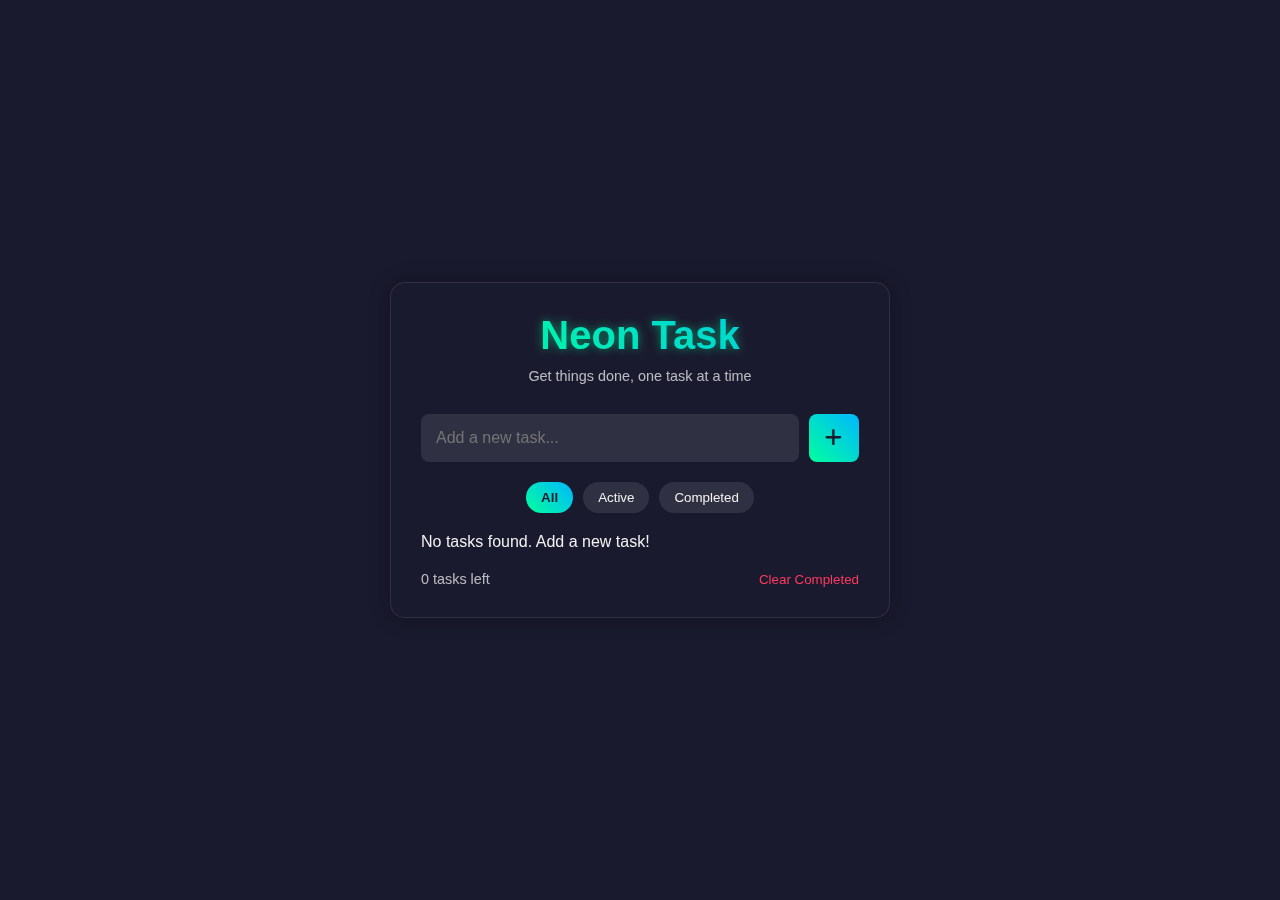
<file: Day01 - ToDoList/index.html>
<!DOCTYPE html>
<html lang="en">
<head>
    <meta charset="UTF-8">
    <meta name="viewport" content="width=device-width, initial-scale=1.0">
    <title>Neon To-Do List</title>

     <link rel="stylesheet" href="styles.css">
    <link rel="stylesheet" href="https://cdnjs.cloudflare.com/ajax/libs/font-awesome/6.0.0-beta3/css/all.min.css">

</head>
<body>
    <div class="container">
        <header>
            <h1>Neon Task</h1>
             <p>Get things done, one task at a time</p>
        </header>

        <div class="input-area">
            <input type="text" id="taskInput" placeholder="Add a new task..." autocomplete="off">
            <button id="addTaskBtn"><i class="fas fa-plus"></i></button>
        </div>

        <div class="filters">
            <button class="filter-btn active" data-filter="all">All</button>
            <button class="filter-btn" data-filter="active">Active</button>
            <button class="filter-btn" data-filter="completed">Completed</button>
        </div>

         <ul id="taskList"></ul>

         <div class="task-stats">
            <span id="tasksLeft">0 tasks left</span>
            <button id="clearCompleted">Clear Completed</button>
        </div>
    </div>

    <script src="script.js"></script>
    
</body>
</html>
</file>
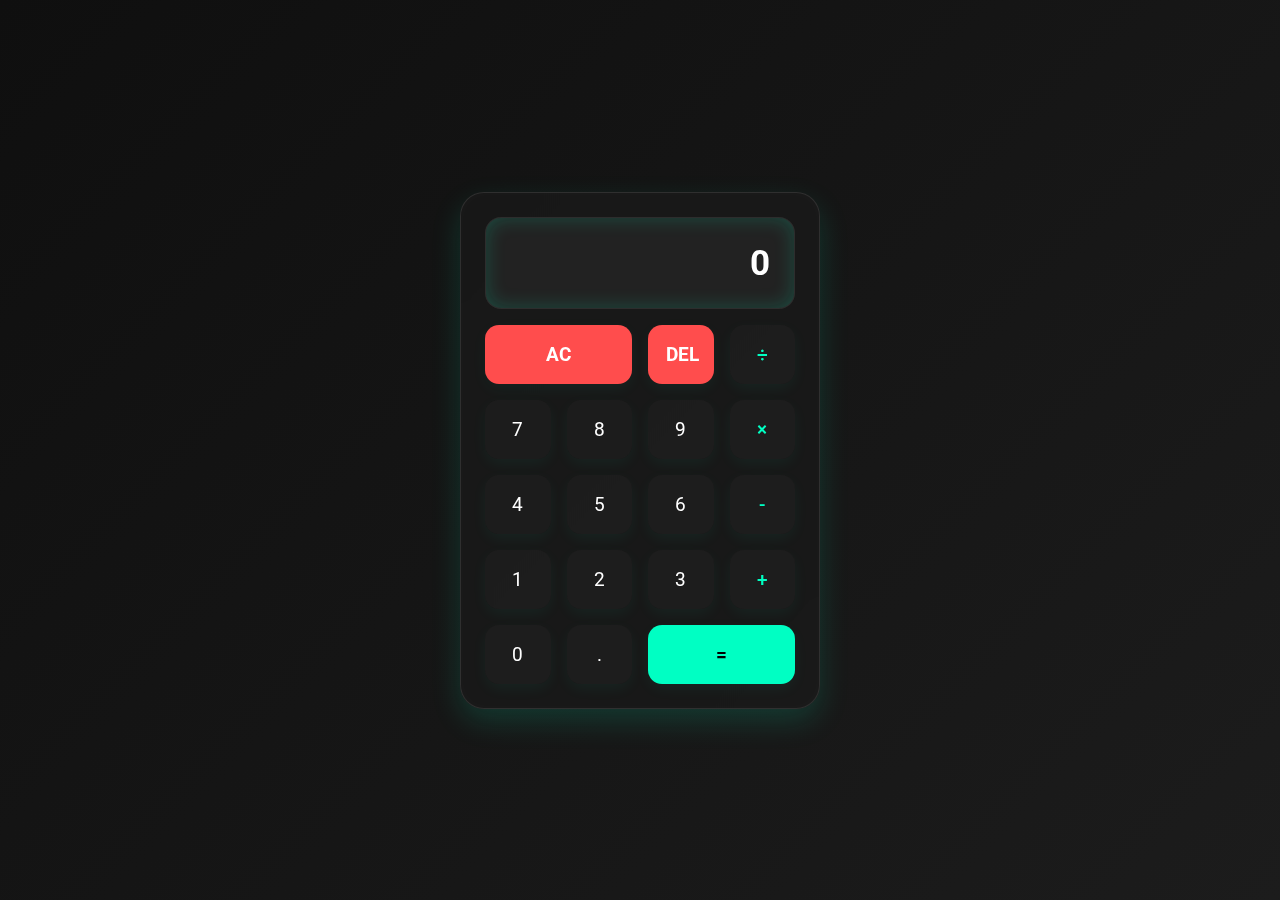
<file: Day02 - Calculator/index.html>
<!DOCTYPE html>
<html lang="en">
<head>
    <meta charset="UTF-8">
    <meta name="viewport" content="width=device-width, initial-scale=1.0">
    <title>Professional Calculator</title>
    <link rel="stylesheet" href="styles.css">
    <link href="https://fonts.googleapis.com/css2?family=Roboto:wght@300;400;500&display=swap" rel="stylesheet">
</head>
<body>
    <div class="calculator">
        <div class="display">
            <div class="previous-operand"></div>
            <div class="current-operand">0</div>
        </div>
        <button class="span-two" data-action="clear">AC</button>

        <button data-action="delete">DEL</button>
        <button data-action="operation">÷</button>

        <button data-number>7</button>
        <button data-number>8</button>
        <button data-number>9</button>

        <button data-action="operation">×</button>

        <button data-number>4</button>
        <button data-number>5</button>
        <button data-number>6</button>

        <button data-action="operation">-</button>

        <button data-number>1</button>
        <button data-number>2</button>
        <button data-number>3</button>

        <button data-action="operation">+</button>

        <button data-number>0</button>
        <button data-number>.</button>
        
        <button class="span-two" data-action="calculate">=</button>
    </div>
    <script src="script.js"></script>
</body>
</html>
</file>
<file: Day01 - ToDoList/styles.css>
:root {
    --primary: #00ff9d;
    --secondary: #00b7ff;
    --dark: #1a1a2e;
    --light: #f1f1f1;
    --danger: #ff3860;
    --shadow: 0 0 10px rgba(0, 255, 157, 0.5);
}

* {
    margin: 0;
    padding: 0;
    box-sizing: border-box;
    font-family: 'Segoe UI', Tahoma, Geneva, Verdana, sans-serif;
}

body {
    background-color: var(--dark);
    color: var(--light);
    min-height: 100vh;
    display: flex;
    justify-content: center;
    align-items: center;
    padding: 20px;
}

.container {
    width: 100%;
    max-width: 500px;
    background: rgba(26, 26, 46, 0.8);
    border-radius: 15px;
    padding: 30px;
    box-shadow: 0 0 20px rgba(0, 0, 0, 0.3);
    backdrop-filter: blur(10px);
    border: 1px solid rgba(255, 255, 255, 0.1);
}

header {
    text-align: center;
    margin-bottom: 30px;
}

header h1 {
    font-size: 2.5rem;
    margin-bottom: 10px;
    background: linear-gradient(45deg, var(--primary), var(--secondary));
    -webkit-background-clip: text;
    background-clip: text;
    color: transparent;
    text-shadow: var(--shadow);
}

header p {
    color: rgba(255, 255, 255, 0.7);
    font-size: 0.9rem;
}

.input-area {
    display: flex;
    margin-bottom: 20px;
    position: relative;
}

.input-area input {
    flex: 1;
    padding: 15px;
    border: none;
    border-radius: 8px;
    background: rgba(255, 255, 255, 0.1);
    color: var(--light);
    font-size: 1rem;
    outline: none;
    transition: all 0.3s ease;
}

.input-area input:focus {
    box-shadow: 0 0 0 2px var(--primary);
    background: rgba(255, 255, 255, 0.15);
}

.input-area button {
    width: 50px;
    margin-left: 10px;
    border: none;
    border-radius: 8px;
    background: linear-gradient(45deg, var(--primary), var(--secondary));
    color: var(--dark);
    font-size: 1.2rem;
    cursor: pointer;
    transition: all 0.3s ease;
}

.input-area button:hover {
    transform: scale(1.05);
    box-shadow: var(--shadow);
}

.filters {
    display: flex;
    justify-content: center;
    margin-bottom: 20px;
    gap: 10px;
}

.filter-btn {
    padding: 8px 15px;
    border: none;
    border-radius: 20px;
    background: rgba(255, 255, 255, 0.1);
    color: var(--light);
    cursor: pointer;
    transition: all 0.3s ease;
}

.filter-btn.active {
    background: linear-gradient(45deg, var(--primary), var(--secondary));
    color: var(--dark);
    font-weight: bold;
}

.filter-btn:hover:not(.active) {
    background: rgba(255, 255, 255, 0.2);
}

#taskList {
    list-style: none;
    margin-bottom: 20px;
}

.task-item {
    display: flex;
    align-items: center;
    padding: 15px;
    margin-bottom: 10px;
    background: rgba(255, 255, 255, 0.05);
    border-radius: 8px;
    transition: all 0.3s ease;
    position: relative;
    overflow: hidden;
}

.task-item:hover {
    background: rgba(255, 255, 255, 0.1);
    transform: translateY(-2px);
}

.task-item.completed {
    opacity: 0.7;
}

.task-item.completed .task-text {
    text-decoration: line-through;
    color: rgba(255, 255, 255, 0.5);
}

.task-checkbox {
    appearance: none;
    width: 20px;
    height: 20px;
    border: 2px solid var(--primary);
    border-radius: 50%;
    margin-right: 15px;
    cursor: pointer;
    position: relative;
    transition: all 0.3s ease;
}

.task-checkbox:checked {
    background: var(--primary);
}

.task-checkbox:checked::after {
    content: '\f00c';
    font-family: 'Font Awesome 6 Free';
    font-weight: 900;
    position: absolute;
    top: 50%;
    left: 50%;
    transform: translate(-50%, -50%);
    color: var(--dark);
    font-size: 0.8rem;
}

.task-text {
    flex: 1;
    word-break: break-word;
}

.task-delete {
    background: none;
    border: none;
    color: var(--danger);
    font-size: 1.2rem;
    cursor: pointer;
    opacity: 0;
    transition: all 0.3s ease;
}

.task-item:hover .task-delete {
    opacity: 1;
}

.task-stats {
    display: flex;
    justify-content: space-between;
    align-items: center;
    font-size: 0.9rem;
    color: rgba(255, 255, 255, 0.7);
}

#clearCompleted {
    background: none;
    border: none;
    color: var(--danger);
    cursor: pointer;
    transition: all 0.3s ease;
}

#clearCompleted:hover {
    text-decoration: underline;
}

/* Animation */
@keyframes fadeIn {
    from {
        opacity: 0;
        transform: translateY(10px);
    }

    to {
        opacity: 1;
        transform: translateY(0);
    }
}

.task-item {
    animation: fadeIn 0.3s ease forwards;
}

/* Responsive */
@media (max-width: 600px) {
    .container {
        padding: 20px;
    }

    header h1 {
        font-size: 2rem;
    }

    .input-area input {
        padding: 12px;
    }
}
</file>
<file: Day02 - Calculator/styles.css>
:root {
    --bg-color: #0a0a0a;
    --primary-color: rgba(26, 26, 26, 0.7);
    --secondary-color: rgba(42, 42, 42, 0.6);
    --accent-color: #00ffc3;
    --danger-color: #ff4d4d;
    --text-color: #ffffff;
    --button-bg: rgba(31, 31, 31, 0.7);
    --button-hover: rgba(51, 51, 51, 0.9);
    --glass-blur: blur(12px);
    --border-glow: 0 0 10px rgba(0, 255, 195, 0.3);
}

* {
    margin: 0;
    padding: 0;
    box-sizing: border-box;
    font-family: 'Roboto', sans-serif;
}

body {
    background: linear-gradient(135deg, #0f0f0f, #1c1c1c);
    display: flex;
    align-items: center;
    justify-content: center;
    min-height: 100vh;
    color: var(--text-color);
    padding: 20px;
    overflow: hidden;
}

.calculator {
    background-color: var(--primary-color);
    backdrop-filter: var(--glass-blur);
    border: 1px solid rgba(255, 255, 255, 0.1);
    padding: 24px;
    border-radius: 24px;
    box-shadow: 0 12px 30px rgba(0, 255, 195, 0.15), inset 0 0 15px rgba(255, 255, 255, 0.02);
    width: 360px;
    max-width: 100%;
    display: grid;
    grid-template-columns: repeat(4, 1fr);
    gap: 16px;
    transition: transform 0.3s ease;
}

.calculator:hover {
    transform: scale(1.01);
}

.display {
    grid-column: span 4;
    background-color: var(--secondary-color);
    backdrop-filter: var(--glass-blur);
    border-radius: 16px;
    padding: 24px;
    min-height: 90px;
    display: flex;
    flex-direction: column;
    align-items: flex-end;
    justify-content: center;
    text-align: right;
    font-size: 2rem;
    box-shadow: inset 0 0 20px rgba(0, 255, 195, 0.2);
    color: var(--accent-color);
    border: 1px solid rgba(255, 255, 255, 0.05);
}

.previous-operand {
    font-size: 1rem;
    color: #bbb;
    opacity: 0.7;
}

.current-operand {
    font-size: 2.2rem;
    font-weight: bold;
    color: #fff;
}

button {
    padding: 18px;
    font-size: 1.2rem;
    border: none;
    border-radius: 14px;
    background-color: var(--button-bg);
    color: var(--text-color);
    cursor: pointer;
    transition: all 0.2s ease;
    box-shadow: 0 5px 15px rgba(0, 255, 195, 0.05);
    position: relative;
    overflow: hidden;
}

button::before {
    content: "";
    position: absolute;
    inset: 0;
    background: rgba(255, 255, 255, 0.05);
    opacity: 0;
    transition: opacity 0.3s;
}

button:hover::before {
    opacity: 1;
}

button:hover {
    background-color: var(--button-hover);
    transform: scale(1.05);
}

button:active {
    transform: scale(0.98);
}

button[data-action="operation"] {
    color: var(--accent-color);
    font-weight: 500;
}

button[data-action="clear"],
button[data-action="delete"] {
    background-color: var(--danger-color);
    color: #fff;
    font-weight: bold;
}

button[data-action="calculate"] {
    background-color: var(--accent-color);
    color: #000;
    font-weight: bold;
}

.span-two {
    grid-column: span 2;
}

@media (max-width: 420px) {
    .calculator {
        gap: 10px;
        padding: 18px;
    }

    .display {
        font-size: 1.4rem;
        padding: 16px;
    }

    .current-operand {
        font-size: 1.6rem;
    }

    button {
        padding: 14px;
        font-size: 1rem;
        border-radius: 10px;
    }
}
</file>
